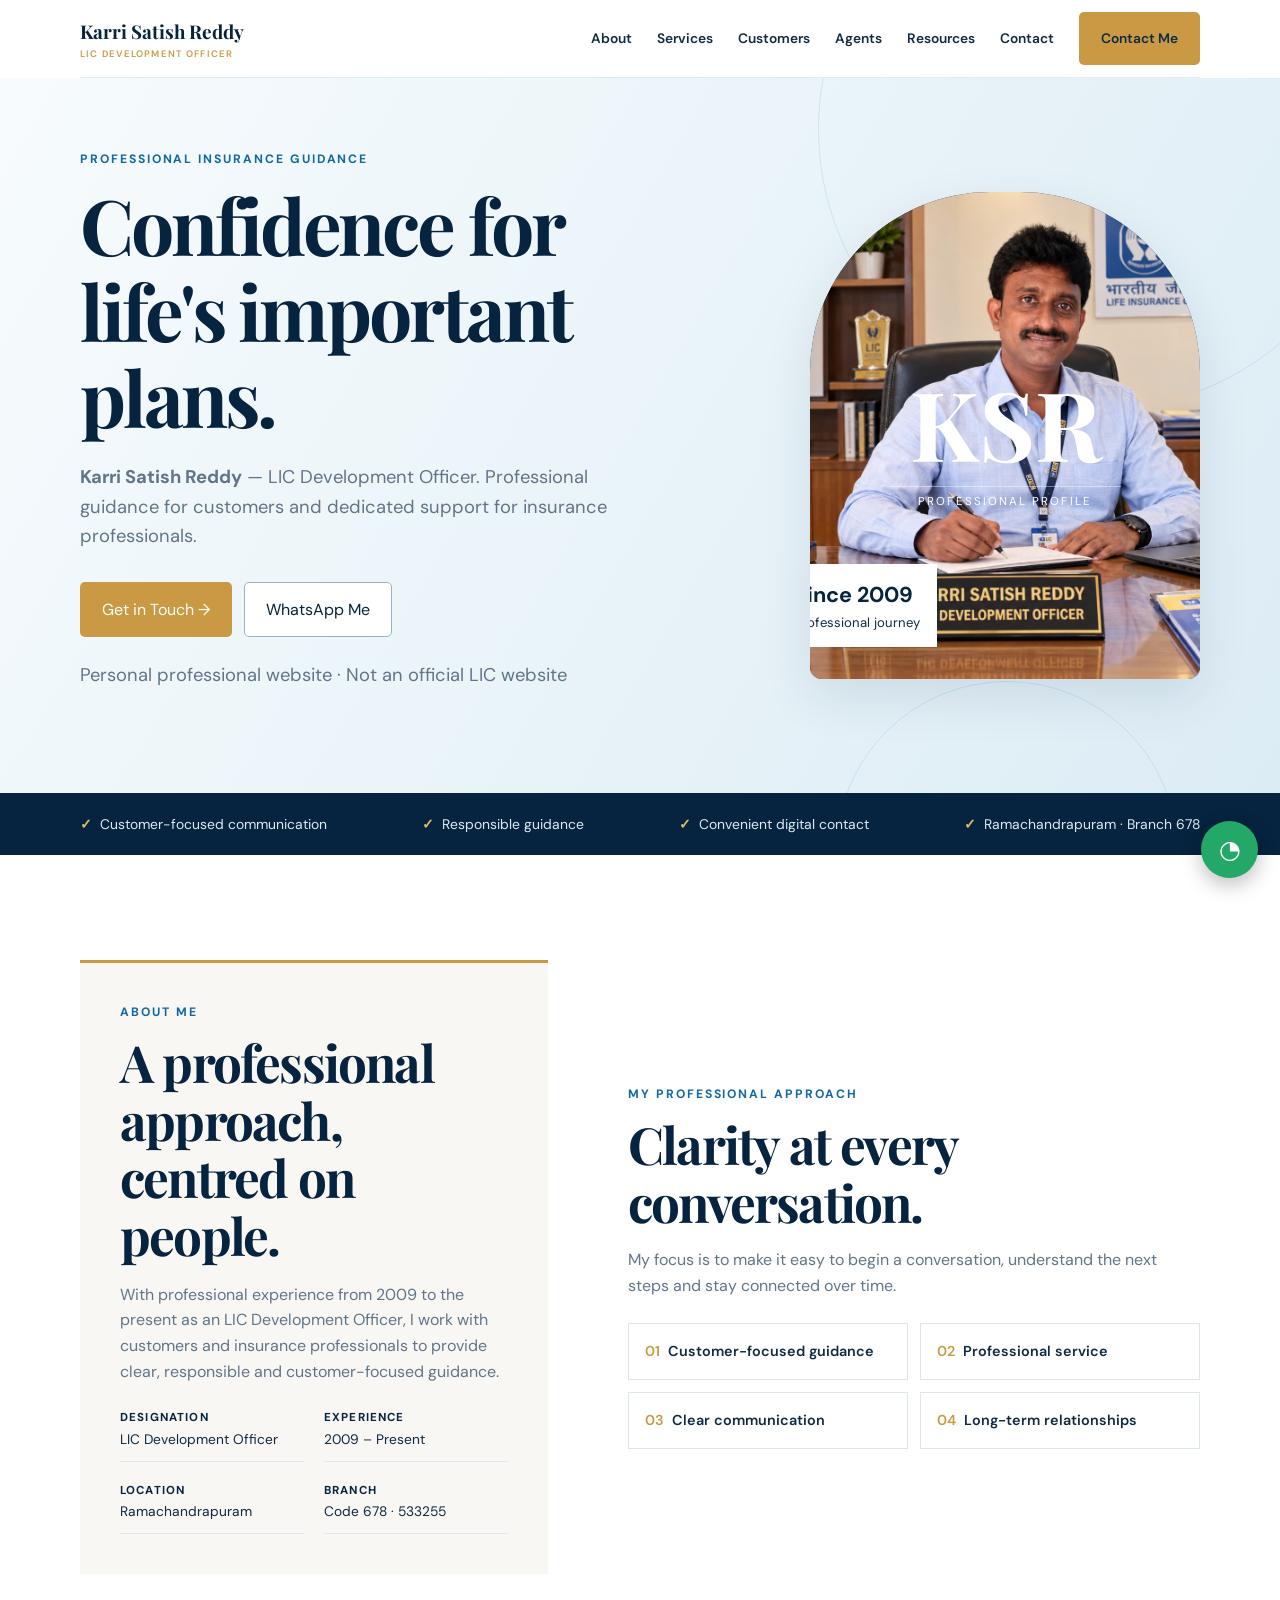
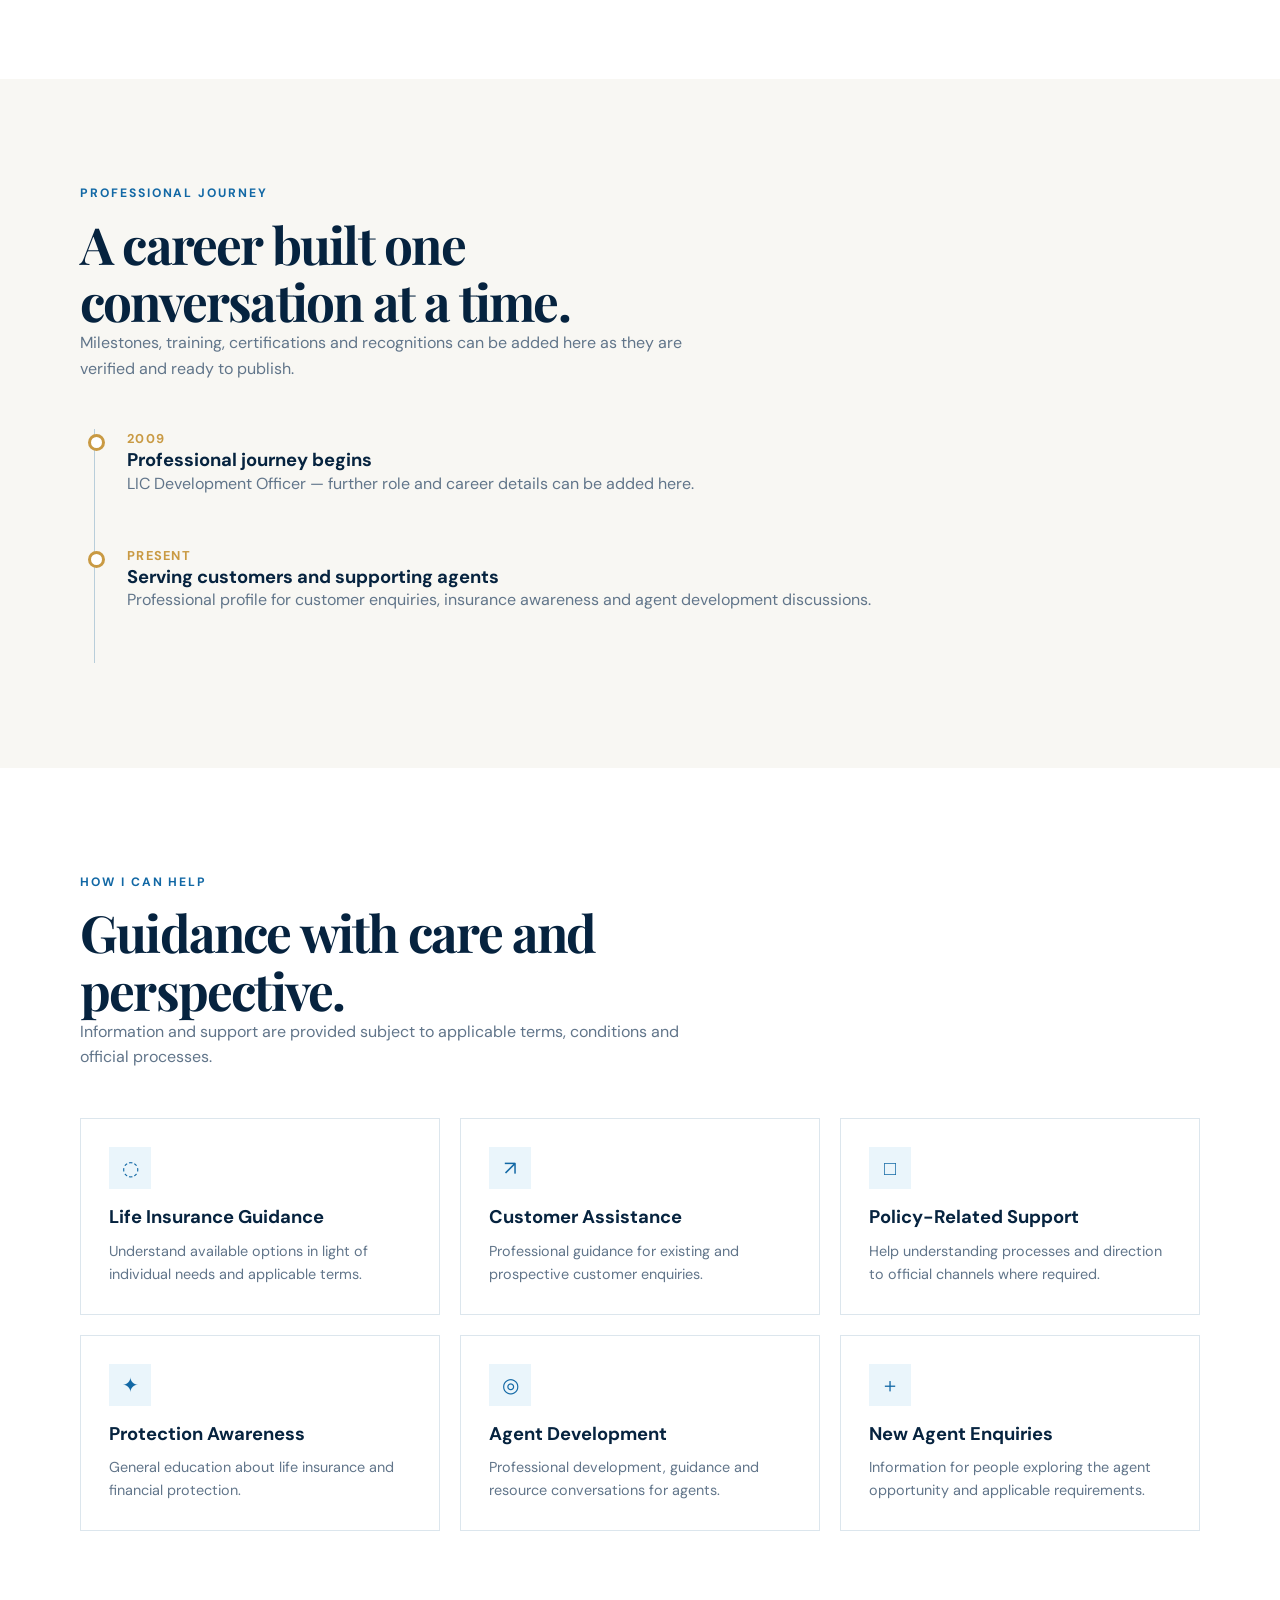
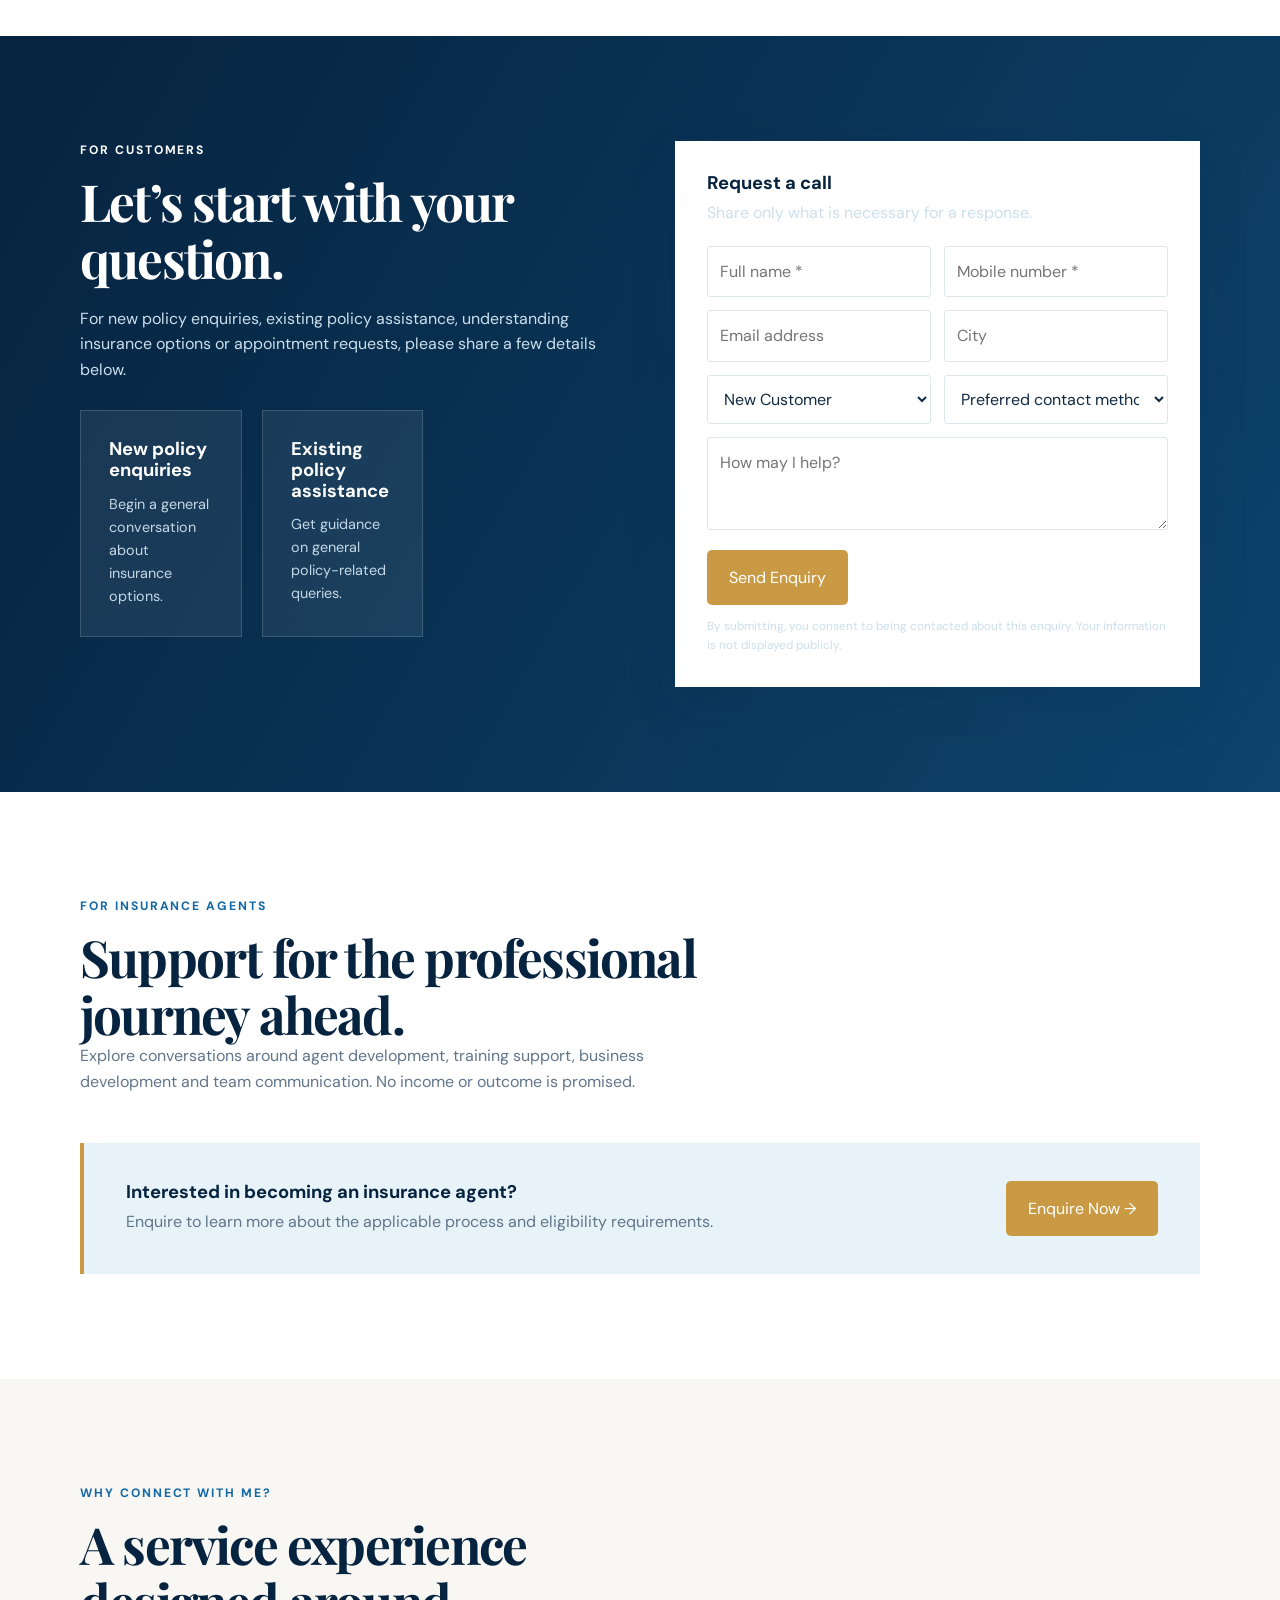
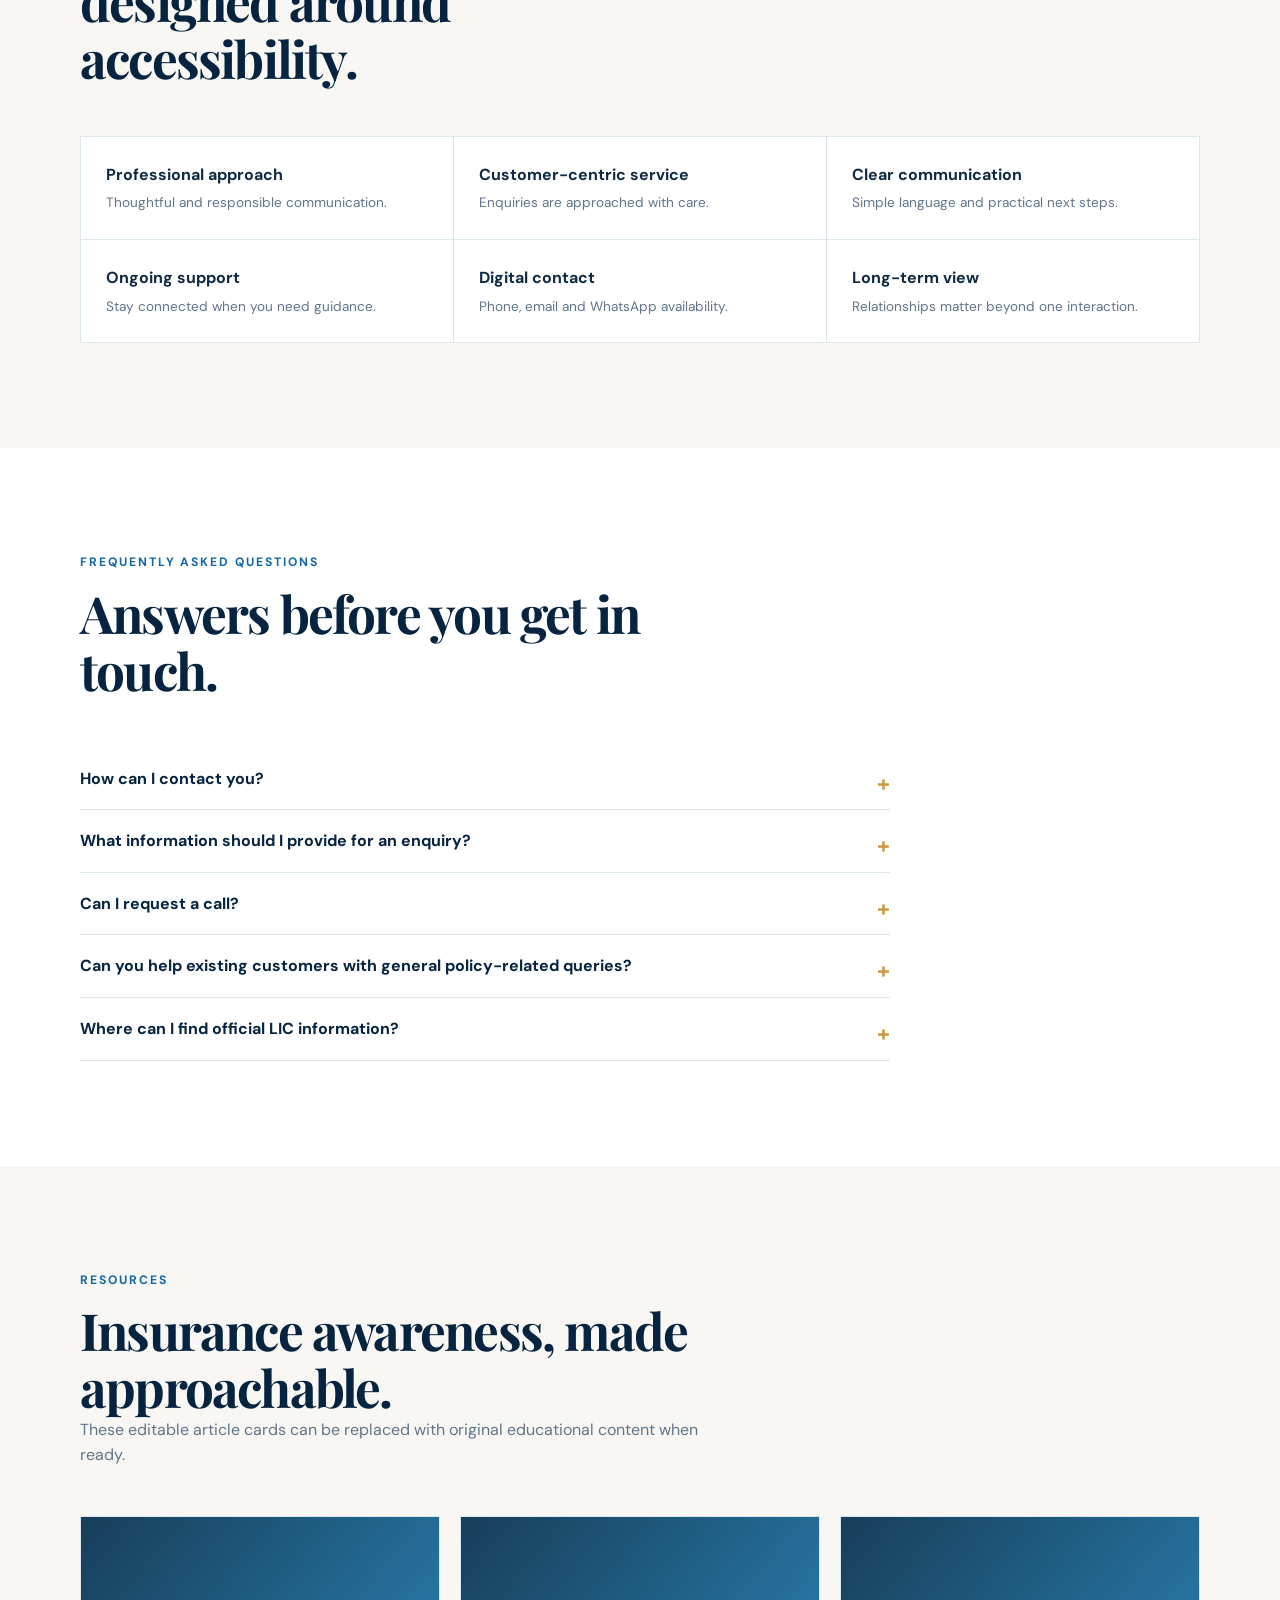
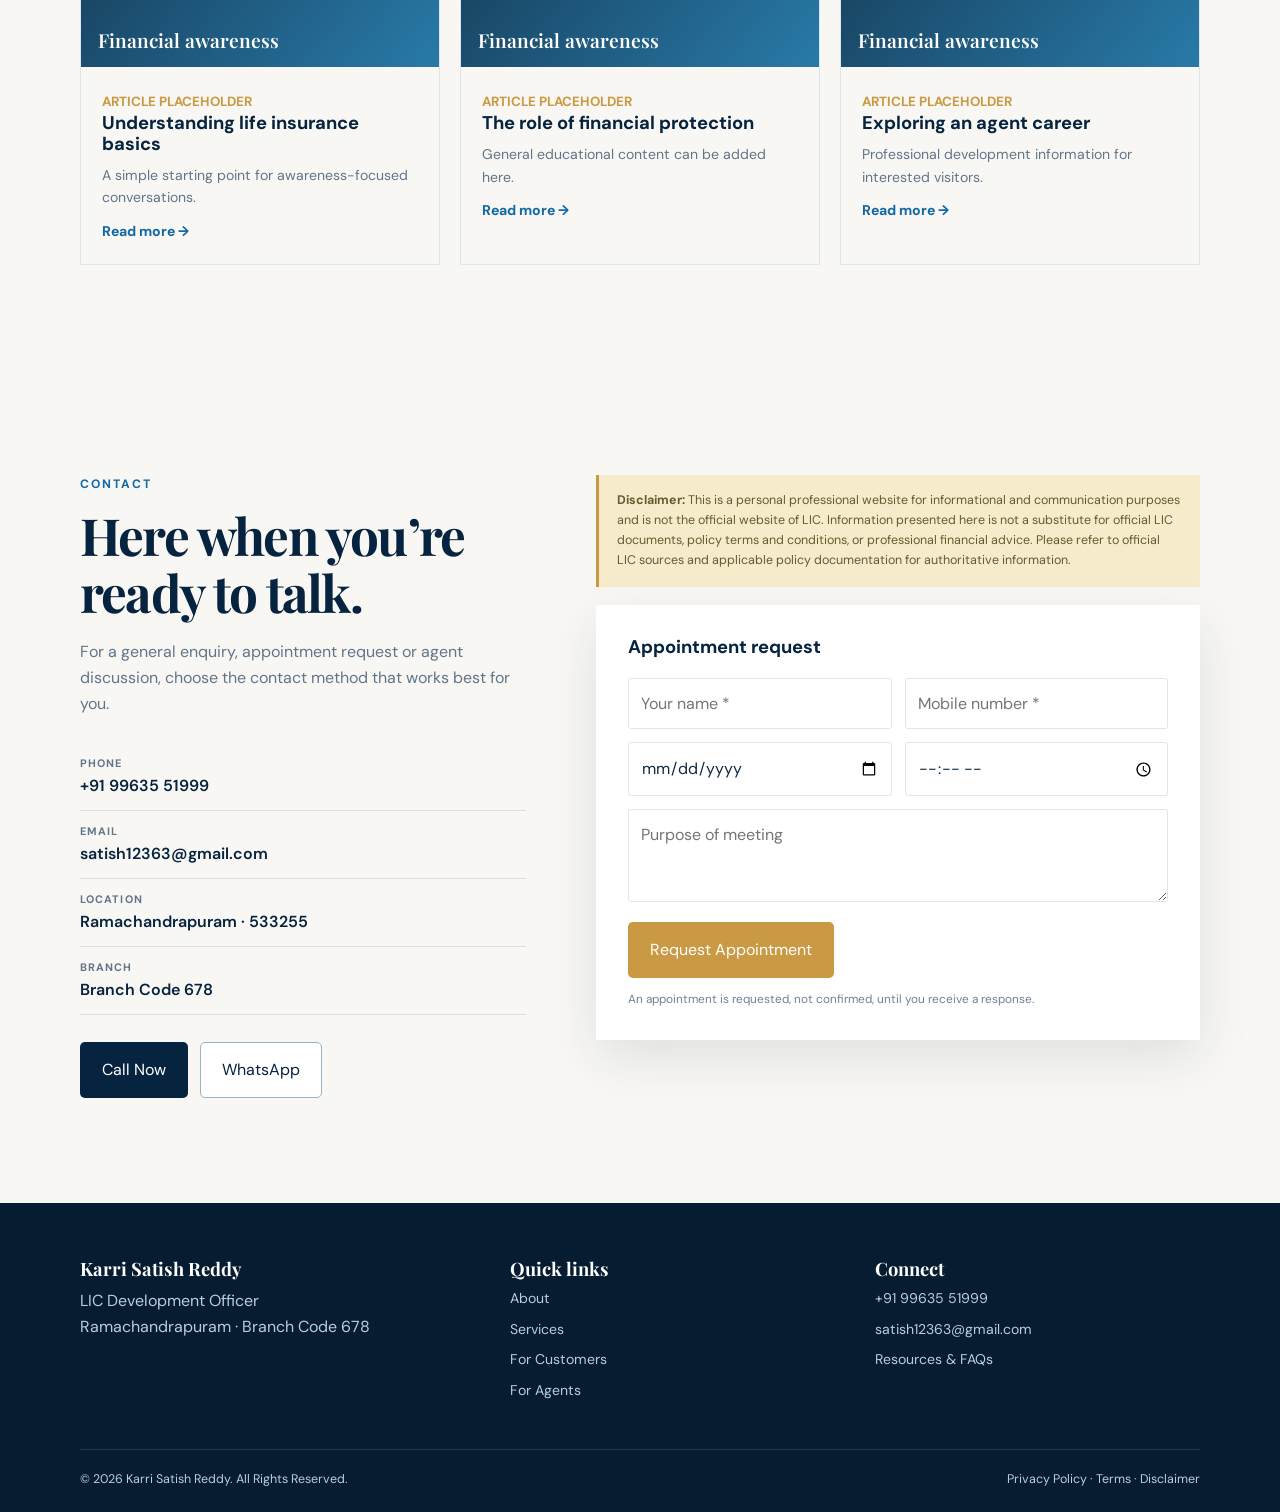
<file: index.html>
<!doctype html>
<html lang="en">
<head>
  <meta charset="UTF-8" />
  <meta name="viewport" content="width=device-width, initial-scale=1.0" />
  <meta name="description" content="Professional profile and contact information for Karri Satish Reddy, LIC Development Officer in Ramachandrapuram." />
  <meta property="og:title" content="Karri Satish Reddy | LIC Development Officer" />
  <meta property="og:description" content="Customer enquiries, insurance awareness and agent development information." />
  <title>Karri Satish Reddy | LIC Development Officer | Ramachandrapuram</title>
  <style>
    @import url('https://fonts.googleapis.com/css2?family=DM+Sans:wght@400;500;600;700&family=Playfair+Display:wght@600;700&display=swap');
    :root{--ink:#102a43;--navy:#06233f;--blue:#1268a5;--sky:#eaf5fb;--gold:#c99a43;--sand:#f8f7f3;--muted:#61758a;--line:#dce6ed;--white:#fff;--shadow:0 18px 50px rgba(12,44,68,.10)}
    *{box-sizing:border-box}html{scroll-behavior:smooth}body{margin:0;font-family:'DM Sans',sans-serif;color:var(--ink);background:#fff;line-height:1.6}.container{width:min(1120px,calc(100% - 40px));margin:auto}.eyebrow{font-size:.76rem;text-transform:uppercase;letter-spacing:.16em;font-weight:700;color:var(--blue);display:block;margin-bottom:12px}h1,h2,h3{line-height:1.12;margin:0;color:var(--navy)}h1,h2{font-family:'Playfair Display',serif}h1{font-size:clamp(2.75rem,6vw,5.1rem);letter-spacing:-.04em}h2{font-size:clamp(2.1rem,4vw,3.35rem);letter-spacing:-.035em}h3{font-size:1.15rem}p{color:var(--muted);margin:0 0 16px}.section{padding:105px 0}.section-intro{max-width:650px;margin-bottom:48px}.btn{display:inline-flex;align-items:center;justify-content:center;gap:9px;padding:14px 21px;border-radius:5px;font-weight:700;text-decoration:none;border:1px solid transparent;transition:.25s;cursor:pointer;font:inherit}.btn-primary{background:var(--gold);color:#fff}.btn-primary:hover{background:#ad7d2d;transform:translateY(-2px)}.btn-outline{color:var(--navy);border-color:#9bb4c4;background:#fff}.btn-outline:hover{background:var(--sky)}.btn-dark{background:var(--navy);color:#fff}.btn-dark:hover{background:var(--blue)}
    nav{height:78px;display:flex;align-items:center;justify-content:space-between;position:sticky;top:0;z-index:10;background:rgba(255,255,255,.96);backdrop-filter:blur(10px);border-bottom:1px solid rgba(220,230,237,.8)}.brand{font-family:'Playfair Display',serif;font-weight:700;font-size:1.18rem;color:var(--navy);text-decoration:none}.brand small{display:block;font:600 .59rem 'DM Sans';letter-spacing:.12em;text-transform:uppercase;color:var(--gold)}.navlinks{display:flex;align-items:center;gap:25px}.navlinks a{font-size:.86rem;font-weight:600;color:var(--ink);text-decoration:none}.navlinks a:hover{color:var(--blue)}.menu{display:none;background:none;border:0;font-size:1.5rem;color:var(--navy)}
    .hero{background:linear-gradient(120deg,#f7fbfd 0%,#e8f3f8 55%,#dcecf5 100%);min-height:650px;display:flex;align-items:center;overflow:hidden;position:relative}.hero:before,.hero:after{content:'';position:absolute;border-radius:50%;border:1px solid rgba(18,104,165,.12)}.hero:before{height:560px;width:560px;right:-100px;top:-230px}.hero:after{height:340px;width:340px;right:8%;bottom:-230px}.hero-grid{display:grid;grid-template-columns:1.15fr .85fr;gap:50px;align-items:center;padding:72px 0}.hero p{font-size:1.15rem;max-width:580px;margin:24px 0 30px}.actions{display:flex;gap:12px;flex-wrap:wrap}.hero-note{margin-top:28px;font-size:.78rem}.portrait{width:min(390px,100%);aspect-ratio:4/5;margin-left:auto;position:relative;border-radius:180px 180px 12px 12px;background:linear-gradient(145deg,#0b395f,#146c9d);box-shadow:var(--shadow);display:grid;place-items:center;overflow:hidden}.portrait img{width:100%;height:100%;object-fit:cover;position:absolute;inset:0}.portrait-inner{text-align:center;color:#fff;z-index:1}.portrait-initials{font:700 6rem 'Playfair Display';border-bottom:1px solid rgba(255,255,255,.4);padding:0 20px}.portrait-inner span{font-size:.72rem;letter-spacing:.18em;text-transform:uppercase}.experience-chip{position:absolute;bottom:32px;left:-36px;background:#fff;padding:14px 17px;box-shadow:var(--shadow);border-left:3px solid var(--gold);font-size:.82rem}.experience-chip b{font-size:1.35rem;color:var(--navy);display:block}
    .trustbar{background:var(--navy);color:#dcecf5;padding:20px 0}.trustbar .container{display:flex;justify-content:space-between;gap:20px;flex-wrap:wrap;font-size:.87rem}.trustbar span:before{content:'✓';color:#e6bc65;margin-right:8px;font-weight:bold}.about-grid{display:grid;grid-template-columns:.9fr 1.1fr;gap:80px;align-items:center}.about-card{background:var(--sand);padding:40px;border-top:3px solid var(--gold)}.details{display:grid;grid-template-columns:1fr 1fr;gap:20px;margin-top:25px}.details div{border-bottom:1px solid var(--line);padding-bottom:11px;font-size:.86rem}.details strong{display:block;color:var(--navy);font-size:.72rem;text-transform:uppercase;letter-spacing:.1em}.approach{display:grid;grid-template-columns:repeat(2,1fr);gap:12px;margin-top:25px}.approach div{background:#fff;border:1px solid var(--line);padding:16px;font-weight:600;font-size:.9rem}.approach i{color:var(--gold);font-style:normal;margin-right:8px}
    .grid{display:grid;grid-template-columns:repeat(3,1fr);gap:20px}.card{padding:28px;border:1px solid var(--line);background:#fff;transition:.25s}.card:hover{transform:translateY(-6px);box-shadow:var(--shadow);border-color:transparent}.icon{width:42px;height:42px;display:grid;place-items:center;background:var(--sky);color:var(--blue);font-size:1.25rem;margin-bottom:18px}.card p{font-size:.9rem;margin:12px 0 0}.soft{background:var(--sand)}.journey{border-left:1px solid #b9ceda;margin-left:14px;padding-left:32px}.milestone{position:relative;padding:0 0 34px}.milestone:before{content:'';position:absolute;width:11px;height:11px;border:3px solid var(--gold);background:#fff;border-radius:50%;left:-39px;top:5px}.year{color:var(--gold);font-weight:700;font-size:.8rem;letter-spacing:.1em}
    .customer{background:linear-gradient(120deg,var(--navy),#0d436c);color:#fff}.customer h2,.customer .eyebrow{color:#fff}.customer p{color:#ccdfec}.customer-grid{display:grid;grid-template-columns:1fr 1fr;gap:70px;align-items:start}.customer .card{background:rgba(255,255,255,.07);border-color:rgba(255,255,255,.15)}.customer .card h3{color:#fff}.customer .card p{color:#c5d8e6}.form{background:#fff;padding:32px;color:var(--ink);box-shadow:var(--shadow)}.form h3{margin-bottom:6px}.form-grid{display:grid;grid-template-columns:1fr 1fr;gap:13px;margin:20px 0}.form input,.form select,.form textarea{width:100%;padding:12px;border:1px solid var(--line);border-radius:3px;font:inherit;color:var(--ink);background:#fff}.form textarea{min-height:93px;resize:vertical}.form .full{grid-column:1/-1}.privacy{font-size:.74rem;color:#708295;margin:12px 0 0}
    .agent-banner{background:#e7f3f8;border-left:4px solid var(--gold);padding:38px 42px;display:flex;justify-content:space-between;align-items:center;gap:25px}.value{display:grid;grid-template-columns:repeat(3,1fr);gap:1px;background:var(--line);border:1px solid var(--line)}.value div{background:#fff;padding:25px}.value strong{display:block;font-size:1rem;margin-bottom:5px}.value p{font-size:.85rem;margin:0}.faq{max-width:810px}.faq details{border-bottom:1px solid var(--line);padding:18px 0}.faq summary{font-weight:700;cursor:pointer;list-style:none;color:var(--navy)}.faq summary:after{content:'+';float:right;color:var(--gold);font-size:1.4rem}.faq details[open] summary:after{content:'–'}.faq details p{padding-top:13px;margin:0;font-size:.92rem}.resources{display:grid;grid-template-columns:repeat(3,1fr);gap:20px}.article{border:1px solid var(--line);overflow:hidden}.article-image{height:150px;background:linear-gradient(130deg,#173e5a,#287aa9);position:relative}.article-image:after{content:'Financial awareness';position:absolute;bottom:14px;left:17px;color:#fff;font:600 1.2rem 'Playfair Display'}.article-copy{padding:21px}.article-copy small{color:var(--gold);font-weight:700}.article-copy p{font-size:.88rem;margin:9px 0}.textlink{color:var(--blue);font-weight:700;text-decoration:none;font-size:.88rem}
    .contact{background:var(--sand)}.contact-grid{display:grid;grid-template-columns:.85fr 1.15fr;gap:70px}.contact-list{list-style:none;padding:0;margin:27px 0}.contact-list li{padding:12px 0;border-bottom:1px solid #d9e0e3}.contact-list span{display:block;text-transform:uppercase;letter-spacing:.1em;font-size:.68rem;color:var(--muted);font-weight:700}.contact-list a,.contact-list li{color:var(--navy);text-decoration:none;font-weight:600}.disclaimer{font-size:.78rem;background:#f6eccc;border-left:3px solid var(--gold);padding:16px 18px;color:#68592f}.whatsapp{position:fixed;right:22px;bottom:22px;width:57px;height:57px;z-index:9;background:#24a867;color:#fff;border-radius:50%;display:grid;place-items:center;text-decoration:none;font-size:1.55rem;box-shadow:0 7px 20px rgba(0,0,0,.25)}footer{background:#051c31;color:#b9ceda;padding:56px 0 22px}footer h3{color:#fff;font-family:'Playfair Display',serif}.footer-grid{display:grid;grid-template-columns:1.2fr 1fr 1fr;gap:40px}.footer-grid a{display:block;color:#b9ceda;text-decoration:none;font-size:.88rem;margin:8px 0}.copyright{border-top:1px solid rgba(255,255,255,.12);margin-top:40px;padding-top:20px;font-size:.78rem;display:flex;justify-content:space-between;gap:15px}
    @media(max-width:850px){.navlinks{display:none}.navlinks.open{display:flex;position:absolute;left:0;right:0;top:77px;background:#fff;padding:20px;flex-direction:column;align-items:stretch;box-shadow:var(--shadow)}.menu{display:block}.hero-grid,.about-grid,.customer-grid,.contact-grid{grid-template-columns:1fr}.portrait{margin:0 auto;width:300px}.hero{min-height:auto}.about-grid{gap:35px}.grid,.resources{grid-template-columns:repeat(2,1fr)}.value{grid-template-columns:repeat(2,1fr)}.contact-grid{gap:35px}}@media(max-width:560px){.container{width:min(100% - 30px,1120px)}.section{padding:70px 0}nav{height:68px}.navlinks.open{top:67px}.hero-grid{padding:60px 0 45px;gap:35px}.portrait{width:250px}.experience-chip{left:-8px;bottom:20px}.grid,.resources,.value{grid-template-columns:1fr}.form-grid,.details{grid-template-columns:1fr}.agent-banner{padding:28px;display:block}.agent-banner .btn{margin-top:18px}.footer-grid{grid-template-columns:1fr}.copyright{display:block}.actions .btn{width:100%}.whatsapp{right:15px;bottom:15px}}
  </style>
</head>
<body>
  <nav class="container"><a class="brand" href="#home">Karri Satish Reddy<small>LIC Development Officer</small></a><button class="menu" aria-label="Open navigation" onclick="document.querySelector('.navlinks').classList.toggle('open')">☰</button><div class="navlinks"><a href="#about">About</a><a href="#services">Services</a><a href="#customers">Customers</a><a href="#agents">Agents</a><a href="#resources">Resources</a><a href="#contact">Contact</a><a class="btn btn-primary" href="#contact">Contact Me</a></div></nav>
  <main>
    <section class="hero" id="home"><div class="container hero-grid"><div><span class="eyebrow">Professional insurance guidance</span><h1>Confidence for life's important plans.</h1><p><strong>Karri Satish Reddy</strong> — LIC Development Officer. Professional guidance for customers and dedicated support for insurance professionals.</p><div class="actions"><a class="btn btn-primary" href="#contact">Get in Touch →</a><a class="btn btn-outline" href="https://wa.me/919963551999?text=Hello%20Mr.%20Satish%20Reddy%2C%20I%20visited%20your%20website%20and%20would%20like%20to%20know%20more%20about%20your%20services." target="_blank" rel="noopener">WhatsApp Me</a></div><p class="hero-note">Personal professional website · Not an official LIC website</p></div><div class="portrait"><!-- Replace profile-photo.png with your approved professional photograph --><img src="profile-photo.png" alt="Karri Satish Reddy, LIC Development Officer" onerror="this.style.display='none'"><div class="portrait-inner"><div class="portrait-initials">KSR</div><span>Professional profile</span></div><div class="experience-chip"><b>Since 2009</b>Professional journey</div></div></div></section>
    <div class="trustbar"><div class="container"><span>Customer-focused communication</span><span>Responsible guidance</span><span>Convenient digital contact</span><span>Ramachandrapuram · Branch 678</span></div></div>
    <section class="section" id="about"><div class="container about-grid"><div class="about-card"><span class="eyebrow">About me</span><h2>A professional approach, centred on people.</h2><p style="margin-top:18px">With professional experience from 2009 to the present as an LIC Development Officer, I work with customers and insurance professionals to provide clear, responsible and customer-focused guidance.</p><div class="details"><div><strong>Designation</strong>LIC Development Officer</div><div><strong>Experience</strong>2009 – Present</div><div><strong>Location</strong>Ramachandrapuram</div><div><strong>Branch</strong>Code 678 · 533255</div></div></div><div><span class="eyebrow">My professional approach</span><h2>Clarity at every conversation.</h2><p style="margin-top:16px">My focus is to make it easy to begin a conversation, understand the next steps and stay connected over time.</p><div class="approach"><div><i>01</i>Customer-focused guidance</div><div><i>02</i>Professional service</div><div><i>03</i>Clear communication</div><div><i>04</i>Long-term relationships</div></div></div></div></section>
    <section class="section soft"><div class="container"><div class="section-intro"><span class="eyebrow">Professional journey</span><h2>A career built one conversation at a time.</h2><p>Milestones, training, certifications and recognitions can be added here as they are verified and ready to publish.</p></div><div class="journey"><div class="milestone"><div class="year">2009</div><h3>Professional journey begins</h3><p>LIC Development Officer — further role and career details can be added here.</p></div><div class="milestone"><div class="year">PRESENT</div><h3>Serving customers and supporting agents</h3><p>Professional profile for customer enquiries, insurance awareness and agent development discussions.</p></div></div></div></section>
    <section class="section" id="services"><div class="container"><div class="section-intro"><span class="eyebrow">How I can help</span><h2>Guidance with care and perspective.</h2><p>Information and support are provided subject to applicable terms, conditions and official processes.</p></div><div class="grid"><div class="card"><div class="icon">◌</div><h3>Life Insurance Guidance</h3><p>Understand available options in light of individual needs and applicable terms.</p></div><div class="card"><div class="icon">↗</div><h3>Customer Assistance</h3><p>Professional guidance for existing and prospective customer enquiries.</p></div><div class="card"><div class="icon">□</div><h3>Policy-Related Support</h3><p>Help understanding processes and direction to official channels where required.</p></div><div class="card"><div class="icon">✦</div><h3>Protection Awareness</h3><p>General education about life insurance and financial protection.</p></div><div class="card"><div class="icon">◎</div><h3>Agent Development</h3><p>Professional development, guidance and resource conversations for agents.</p></div><div class="card"><div class="icon">＋</div><h3>New Agent Enquiries</h3><p>Information for people exploring the agent opportunity and applicable requirements.</p></div></div></div></section>
    <section class="section customer" id="customers"><div class="container customer-grid"><div><span class="eyebrow">For customers</span><h2>Let’s start with your question.</h2><p style="margin-top:18px">For new policy enquiries, existing policy assistance, understanding insurance options or appointment requests, please share a few details below.</p><div class="grid" style="margin-top:28px"><div class="card"><h3>New policy enquiries</h3><p>Begin a general conversation about insurance options.</p></div><div class="card"><h3>Existing policy assistance</h3><p>Get guidance on general policy-related queries.</p></div></div></div><form class="form" onsubmit="submitForm(event)"><h3>Request a call</h3><p>Share only what is necessary for a response.</p><div class="form-grid"><input required placeholder="Full name *" aria-label="Full name"><input required type="tel" placeholder="Mobile number *" aria-label="Mobile number"><input type="email" placeholder="Email address" aria-label="Email address"><input placeholder="City" aria-label="City"><select aria-label="Enquiry type"><option>New Customer</option><option>Existing Customer</option><option>Insurance Information</option><option>Agent Enquiry</option><option>Appointment</option><option>General Enquiry</option></select><select aria-label="Preferred contact method"><option>Preferred contact method</option><option>Phone</option><option>WhatsApp</option><option>Email</option></select><textarea class="full" placeholder="How may I help?" aria-label="Message"></textarea></div><button class="btn btn-primary" type="submit">Send Enquiry</button><p class="privacy">By submitting, you consent to being contacted about this enquiry. Your information is not displayed publicly.</p><p id="form-message" role="status" style="display:none;color:#147345;font-weight:700;margin-top:12px">Thank you for your enquiry. I will get back to you as soon as possible.</p></form></div></section>
    <section class="section" id="agents"><div class="container"><div class="section-intro"><span class="eyebrow">For insurance agents</span><h2>Support for the professional journey ahead.</h2><p>Explore conversations around agent development, training support, business development and team communication. No income or outcome is promised.</p></div><div class="agent-banner"><div><h3>Interested in becoming an insurance agent?</h3><p style="margin:6px 0 0">Enquire to learn more about the applicable process and eligibility requirements.</p></div><a class="btn btn-primary" href="#contact">Enquire Now →</a></div></div></section>
    <section class="section soft"><div class="container"><div class="section-intro"><span class="eyebrow">Why connect with me?</span><h2>A service experience designed around accessibility.</h2></div><div class="value"><div><strong>Professional approach</strong><p>Thoughtful and responsible communication.</p></div><div><strong>Customer-centric service</strong><p>Enquiries are approached with care.</p></div><div><strong>Clear communication</strong><p>Simple language and practical next steps.</p></div><div><strong>Ongoing support</strong><p>Stay connected when you need guidance.</p></div><div><strong>Digital contact</strong><p>Phone, email and WhatsApp availability.</p></div><div><strong>Long-term view</strong><p>Relationships matter beyond one interaction.</p></div></div></div></section>
    <section class="section"><div class="container"><div class="section-intro"><span class="eyebrow">Frequently asked questions</span><h2>Answers before you get in touch.</h2></div><div class="faq"><details><summary>How can I contact you?</summary><p>You can call, email, send a WhatsApp message or use the enquiry form on this page.</p></details><details><summary>What information should I provide for an enquiry?</summary><p>Please share your name, a preferred contact method and a brief description of your enquiry. Do not submit unnecessary sensitive information.</p></details><details><summary>Can I request a call?</summary><p>Yes. Use the request-a-call form and select your preferred contact method.</p></details><details><summary>Can you help existing customers with general policy-related queries?</summary><p>General guidance can be provided. For authoritative policy information, please refer to official LIC documentation and channels.</p></details><details><summary>Where can I find official LIC information?</summary><p>Visit the <a href="https://licindia.in" target="_blank" rel="noopener">official LIC website</a> for official documents, policy terms and information.</p></details></div></div></section>
    <section class="section soft" id="resources"><div class="container"><div class="section-intro"><span class="eyebrow">Resources</span><h2>Insurance awareness, made approachable.</h2><p>These editable article cards can be replaced with original educational content when ready.</p></div><div class="resources"><article class="article"><div class="article-image"></div><div class="article-copy"><small>ARTICLE PLACEHOLDER</small><h3>Understanding life insurance basics</h3><p>A simple starting point for awareness-focused conversations.</p><a class="textlink" href="#contact">Read more →</a></div></article><article class="article"><div class="article-image"></div><div class="article-copy"><small>ARTICLE PLACEHOLDER</small><h3>The role of financial protection</h3><p>General educational content can be added here.</p><a class="textlink" href="#contact">Read more →</a></div></article><article class="article"><div class="article-image"></div><div class="article-copy"><small>ARTICLE PLACEHOLDER</small><h3>Exploring an agent career</h3><p>Professional development information for interested visitors.</p><a class="textlink" href="#contact">Read more →</a></div></article></div></div></section>
    <section class="section contact" id="contact"><div class="container contact-grid"><div><span class="eyebrow">Contact</span><h2>Here when you’re ready to talk.</h2><p style="margin-top:18px">For a general enquiry, appointment request or agent discussion, choose the contact method that works best for you.</p><ul class="contact-list"><li><span>Phone</span><a href="tel:+919963551999">+91 99635 51999</a></li><li><span>Email</span><a href="mailto:satish12363@gmail.com">satish12363@gmail.com</a></li><li><span>Location</span>Ramachandrapuram · 533255</li><li><span>Branch</span>Branch Code 678</li></ul><div class="actions"><a class="btn btn-dark" href="tel:+919963551999">Call Now</a><a class="btn btn-outline" href="https://wa.me/919963551999?text=Hello%20Mr.%20Satish%20Reddy%2C%20I%20visited%20your%20website%20and%20would%20like%20to%20know%20more%20about%20your%20services." target="_blank" rel="noopener">WhatsApp</a></div></div><div><div class="disclaimer"><strong>Disclaimer:</strong> This is a personal professional website for informational and communication purposes and is not the official website of LIC. Information presented here is not a substitute for official LIC documents, policy terms and conditions, or professional financial advice. Please refer to official LIC sources and applicable policy documentation for authoritative information.</div><form class="form" style="margin-top:18px" onsubmit="submitForm(event)"><h3>Appointment request</h3><div class="form-grid"><input required placeholder="Your name *" aria-label="Your name"><input required type="tel" placeholder="Mobile number *" aria-label="Mobile number"><input type="date" aria-label="Preferred date"><input type="time" aria-label="Preferred time"><textarea class="full" placeholder="Purpose of meeting" aria-label="Purpose of meeting"></textarea></div><button class="btn btn-primary" type="submit">Request Appointment</button><p class="privacy">An appointment is requested, not confirmed, until you receive a response.</p><p id="form-message-2" role="status" style="display:none;color:#147345;font-weight:700;margin-top:12px">Thank you for your enquiry. I will get back to you as soon as possible.</p></form></div></div></section>
  </main>
  <a class="whatsapp" href="https://wa.me/919963551999?text=Hello%20Mr.%20Satish%20Reddy%2C%20I%20visited%20your%20website%20and%20would%20like%20to%20know%20more%20about%20your%20services." target="_blank" rel="noopener" aria-label="Chat on WhatsApp">◔</a>
  <footer><div class="container"><div class="footer-grid"><div><h3>Karri Satish Reddy</h3><p style="color:#b9ceda;margin-top:9px">LIC Development Officer<br>Ramachandrapuram · Branch Code 678</p></div><div><h3>Quick links</h3><a href="#about">About</a><a href="#services">Services</a><a href="#customers">For Customers</a><a href="#agents">For Agents</a></div><div><h3>Connect</h3><a href="tel:+919963551999">+91 99635 51999</a><a href="mailto:satish12363@gmail.com">satish12363@gmail.com</a><a href="#resources">Resources & FAQs</a></div></div><div class="copyright"><span>© 2026 Karri Satish Reddy. All Rights Reserved.</span><span>Privacy Policy · Terms · Disclaimer</span></div></div></footer>
  <script>function submitForm(e){e.preventDefault();const msg=e.currentTarget.querySelector('[role=status]');msg.style.display='block';e.currentTarget.reset()}</script>
</body>
</html>
</file>
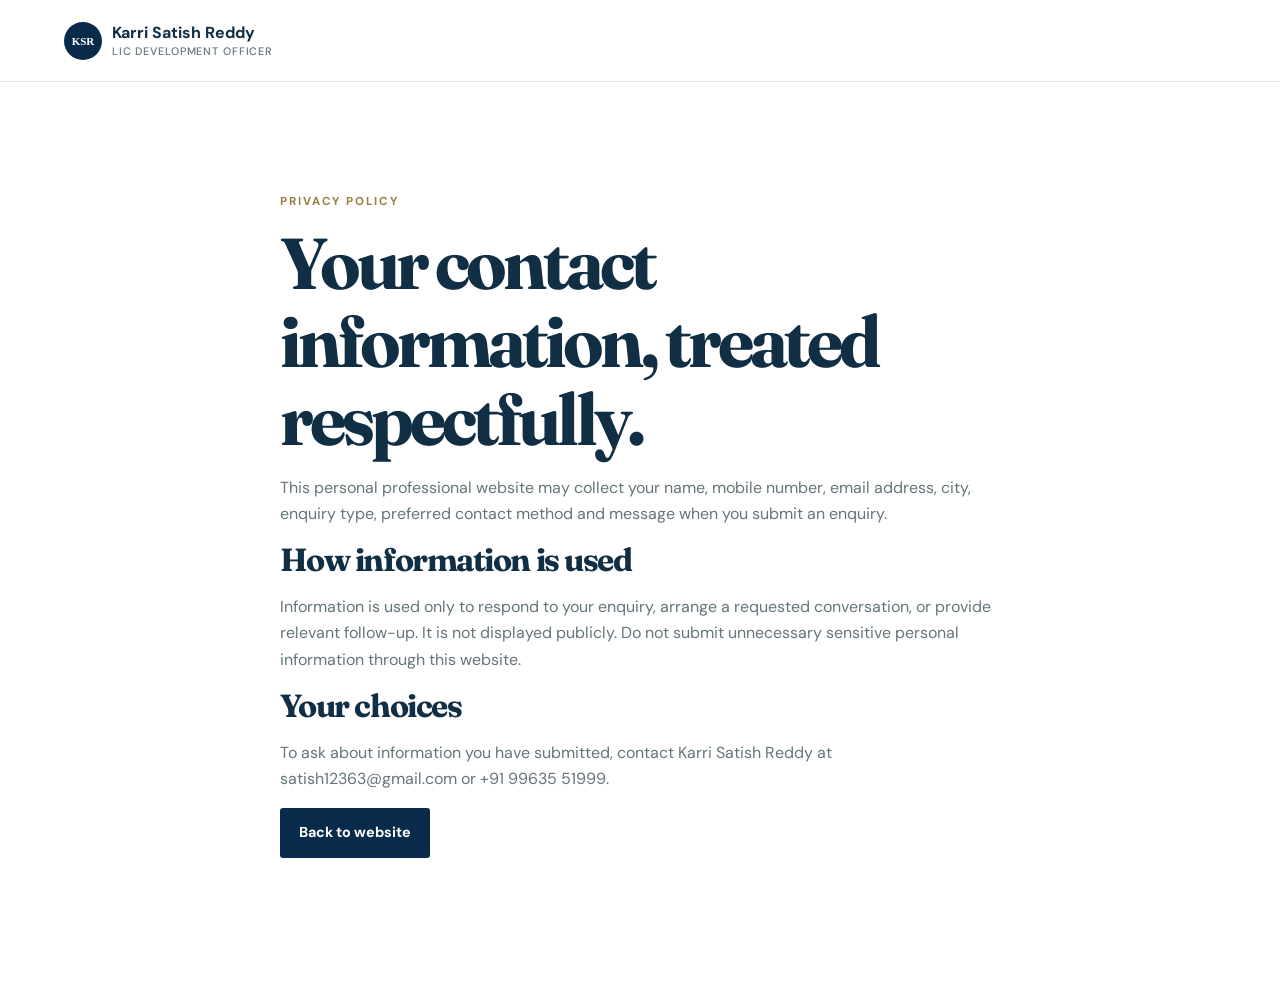
<file: privacy.html>
<!doctype html><html lang="en"><head><meta charset="utf-8"><meta name="viewport" content="width=device-width,initial-scale=1"><title>Privacy Policy | Karri Satish Reddy</title><link rel="stylesheet" href="styles.css"></head><body><header class="site-header"><a class="brand" href="index.html"><span class="brand-mark">KSR</span><span>Karri Satish Reddy<small>LIC Development Officer</small></span></a></header><main class="section" style="max-width:900px;margin:auto"><p class="eyebrow">PRIVACY POLICY</p><h1 style="font-size:clamp(2.8rem,6vw,4.5rem)">Your contact information, treated respectfully.</h1><p>This personal professional website may collect your name, mobile number, email address, city, enquiry type, preferred contact method and message when you submit an enquiry.</p><h2 style="font-size:2rem">How information is used</h2><p>Information is used only to respond to your enquiry, arrange a requested conversation, or provide relevant follow-up. It is not displayed publicly. Do not submit unnecessary sensitive personal information through this website.</p><h2 style="font-size:2rem">Your choices</h2><p>To ask about information you have submitted, contact Karri Satish Reddy at <a href="mailto:satish12363@gmail.com">satish12363@gmail.com</a> or +91 99635 51999.</p><p><a class="button primary" href="index.html">Back to website</a></p></main></body></html>
</file>
<file: styles.css>
@import url('https://fonts.googleapis.com/css2?family=DM+Sans:wght@400;500;600;700&family=Fraunces:opsz,wght@9..144,500;9..144,600&display=swap');
:root{--navy:#082b4c;--ink:#102f44;--cream:#f7f5f0;--gold:#c6a86a;--line:#d9dedb;--muted:#65757b}*{box-sizing:border-box}html{scroll-behavior:smooth}body{margin:0;background:#fff;color:var(--ink);font:16px/1.65 'DM Sans',Arial,sans-serif}h1,h2{font-family:Fraunces,Georgia,serif;line-height:1.08;margin:.2em 0}h1{font-size:clamp(3.25rem,7vw,6.2rem);letter-spacing:-.055em}h2{font-size:clamp(2.4rem,4.3vw,4.25rem);letter-spacing:-.045em}h3{line-height:1.25;margin:.5rem 0;font-size:1.18rem}p{color:var(--muted)}a{color:inherit;text-decoration:none}.skip{position:absolute;left:-999px}.skip:focus{left:1rem;top:1rem;background:white;padding:.5rem;z-index:20}.site-header{height:82px;padding:0 max(5vw,24px);display:flex;align-items:center;justify-content:space-between;position:sticky;top:0;z-index:10;background:#fffc;backdrop-filter:blur(12px);border-bottom:1px solid #e7e8e6}.brand,.footer-brand{display:flex;gap:10px;align-items:center;font-weight:700;line-height:1.2}.brand small,.footer-brand small{display:block;color:var(--muted);font-size:.68rem;font-weight:500;text-transform:uppercase;letter-spacing:.08em;margin-top:3px}.brand-mark{display:grid;place-items:center;width:38px;height:38px;border-radius:50%;background:var(--navy);color:white;font:bold 11px Georgia}.site-header nav{display:flex;gap:22px;align-items:center;font-size:.84rem;font-weight:600}.site-header nav a:hover,.text-link:hover{color:#927537}.nav-cta{background:var(--navy);color:white!important;border-radius:4px;padding:10px 16px}.menu-toggle{display:none;background:none;border:0;font-size:1.4rem}.section{padding:110px max(7vw,24px)}.hero{min-height:calc(100vh - 82px);padding-top:8vw;padding-bottom:6vw;background:radial-gradient(circle at 82% 24%,#e5e9de 0,transparent 27%),linear-gradient(115deg,#f7f5f0 0%,#fff 65%);display:grid;grid-template-columns:1.2fr .8fr;gap:8%;align-items:center;overflow:hidden}.eyebrow{color:#9a7c40;font-size:.72rem;letter-spacing:.18em;font-weight:bold;margin:0;text-transform:uppercase}.lead{font-size:1.25rem;max-width:590px;margin:25px 0 32px}.actions{display:flex;gap:12px;flex-wrap:wrap}.button{display:inline-flex;align-items:center;gap:22px;padding:13px 19px;border-radius:3px;font-size:.9rem;font-weight:700;transition:.2s}.button:hover{transform:translateY(-2px)}.primary{background:var(--navy);color:white}.ghost{border:1px solid #bcc6c7}.outline{border:1px solid #9aa8ad}.light{background:#fff;color:var(--navy);margin-top:18px}.text-link{font-weight:bold;font-size:.9rem;display:inline-block;margin-top:24px}.hero-stats{display:flex;gap:30px;margin-top:70px;border-top:1px solid var(--line);padding-top:20px}.hero-stats div{display:flex;flex-direction:column}.hero-stats strong{font-family:Fraunces;font-size:1.25rem}.hero-stats span{font-size:.75rem;color:var(--muted)}.portrait-slot{border:1px dashed #9cacaa;background:linear-gradient(135deg,#e9efec,#f8f7f2);display:flex;align-items:center;justify-content:center;flex-direction:column;color:#526a70;letter-spacing:.08em;font-size:.7rem;gap:8px;min-height:420px}.hero-portrait{border-radius:180px 180px 8px 8px;box-shadow:20px 20px 0 #d7e0d8}.photo-icon{border:1px solid #8aa09a;border-radius:50%;display:grid;place-items:center;width:38px;height:38px;font-size:24px;font-weight:300}.section-intro{max-width:680px;margin-bottom:50px}.section-intro.center{text-align:center;margin-left:auto;margin-right:auto}.about{background:#fff}.about-grid{display:grid;grid-template-columns:.8fr 1.2fr;gap:10%;align-items:start}.about-photo{min-height:430px;border-radius:5px}.details{display:grid;grid-template-columns:1fr 1fr;gap:17px;border-top:1px solid var(--line);padding-top:21px;margin:25px 0}.details dt{font-size:.68rem;letter-spacing:.1em;text-transform:uppercase;color:var(--muted)}.details dd{margin:3px 0;font-weight:600}.approach{display:flex;flex-wrap:wrap;gap:10px}.approach span,.agent-points span{padding:8px 12px;border:1px solid var(--line);font-size:.82rem;border-radius:20px}.journey{background:var(--navy);color:white}.journey .section-intro p{color:#d2b479}.timeline{max-width:850px;margin:auto}.timeline article{display:grid;grid-template-columns:135px 1fr;border-top:1px solid #ffffff33;padding:22px 0}.timeline time{color:#dbc182;font-weight:bold}.timeline p{color:#c6d1d3}.pale{background:var(--cream)}.card-grid{display:grid;grid-template-columns:repeat(3,1fr);gap:18px}.services-grid article,.resource-grid article{background:#fff;padding:25px;border:1px solid #e5e7e3;min-height:220px}.services-grid b{color:#c6a86a;font-family:Fraunces;font-size:1.4rem}.split-heading{display:flex;justify-content:space-between;align-items:end;margin-bottom:42px;gap:20px}.customer-grid{display:grid;grid-template-columns:.7fr 1.3fr;gap:7%;align-items:start}.check-list{display:grid;gap:2px}.check-list span{border-bottom:1px solid var(--line);padding:15px 0;font-weight:600}.check-list span:before{content:'✓';color:#a48549;margin-right:10px}.form-panel{background:#f3f6f3;padding:30px;border-radius:4px}.form-panel>p{font-size:.86rem;margin-top:0}.form-grid{display:grid;grid-template-columns:1fr 1fr;gap:14px}label{font-size:.74rem;font-weight:700;letter-spacing:.04em;display:grid;gap:5px;margin-bottom:14px}input,select,textarea{font:inherit;font-size:.9rem;padding:10px;border:1px solid #cbd3cf;background:white;border-radius:2px;min-width:0}textarea{resize:vertical}.privacy-note,.form-result{font-size:.75rem!important}.privacy-note a{text-decoration:underline}.form-result{color:#257346;font-weight:bold}.agent-section{background:linear-gradient(120deg,#0b365b,#11536a);color:#fff;display:grid;grid-template-columns:1.15fr .85fr;gap:10%;align-items:center}.agent-section p{color:#cfdee0}.agent-points{display:grid;grid-template-columns:1fr 1fr;gap:12px}.agent-points span{border-color:#ffffff44}.values{display:grid;grid-template-columns:repeat(6,1fr);gap:0;border:1px solid var(--line)}.values article{padding:20px;border-right:1px solid var(--line);font-family:Fraunces;line-height:1.3}.values article:last-child{border:0}.testimonial-placeholder{max-width:700px;margin:auto;text-align:center;border:1px dashed #bfc7c0;padding:36px;background:#fff}.testimonial-placeholder>span{font:60px Fraunces;color:var(--gold);line-height:.5}.testimonial-placeholder p{font:1.25rem Fraunces}.article-image{height:130px;background:#edf0eb;display:grid;place-items:center;color:#728181;font-size:.65rem;letter-spacing:.12em;margin:-25px -25px 20px}.resource-grid small{color:#9b7d43;font-weight:bold}.faq{display:grid;grid-template-columns:.8fr 1.2fr;gap:9%}.accordions details{border-top:1px solid #cbd2cd;padding:15px 0}.accordions details:last-child{border-bottom:1px solid #cbd2cd}.accordions summary{cursor:pointer;font-weight:700}.accordions p{font-size:.92rem;margin-bottom:0}.accordions a{text-decoration:underline}.contact{background:#e5ebe4;display:grid;grid-template-columns:1fr 1fr;gap:10%;align-items:center}.contact-card{background:white;padding:35px;box-shadow:0 10px 35px #0a284316}.contact-card>a,.contact-card>span{display:block;padding:8px 0;border-bottom:1px solid #edf0ec;color:#31586a}.contact-card .actions{margin-top:22px}footer{padding:55px max(7vw,24px) 25px;display:grid;grid-template-columns:1fr 1fr 1fr;gap:25px;background:#072844;color:#fff}footer a{display:block;font-size:.82rem;color:#b9cbd1;margin:5px 0}footer p{grid-column:1/-1;color:#91a9b1;font-size:.75rem;margin:20px 0 0}.disclaimer{background:#061e34;color:#adc1c6;padding:18px max(7vw,24px);font-size:.72rem;line-height:1.5}.whatsapp-float{position:fixed;right:20px;bottom:20px;z-index:9;background:#198b56;color:white;padding:12px 16px;border-radius:30px;box-shadow:0 5px 20px #0003;font-weight:bold;font-size:.85rem}.whatsapp-float span{margin-left:7px}@media(max-width:760px){.site-header{height:69px}.menu-toggle{display:block}.site-header nav{display:none;position:absolute;top:68px;left:0;right:0;background:white;padding:20px 6vw;box-shadow:0 8px 15px #0001;flex-direction:column;align-items:stretch}.site-header nav.open{display:flex}.site-header nav a{padding:8px}.hero{min-height:auto;grid-template-columns:1fr;padding-top:70px}.hero-portrait{min-height:310px;max-width:330px;width:85%;justify-self:center}.hero-stats{gap:14px;margin-top:42px}.section{padding:75px 24px}.about-grid,.customer-grid,.agent-section,.contact,.faq{grid-template-columns:1fr;gap:35px}.about-photo{min-height:300px}.card-grid{grid-template-columns:1fr}.services-grid article{min-height:0}.split-heading{align-items:start;flex-direction:column}.form-grid{grid-template-columns:1fr}.values{grid-template-columns:1fr 1fr}.values article:nth-child(even){border-right:0}.values article:nth-child(-n+4){border-bottom:1px solid var(--line)}.timeline article{grid-template-columns:75px 1fr}.agent-points{grid-template-columns:1fr}.faq .section-intro{margin-bottom:0}footer{grid-template-columns:1fr 1fr}.footer-brand{grid-column:1/-1}.whatsapp-float{right:12px;bottom:12px}.whatsapp-float span{display:none}.whatsapp-float{font-size:0;width:50px;height:50px;display:grid;place-items:center}.whatsapp-float:first-letter{font-size:22px}}@media(prefers-reduced-motion:no-preference){.section{animation:appear .6s ease-out both}@keyframes appear{from{opacity:.82;transform:translateY(10px)}to{opacity:1;transform:none}}}
</file>
